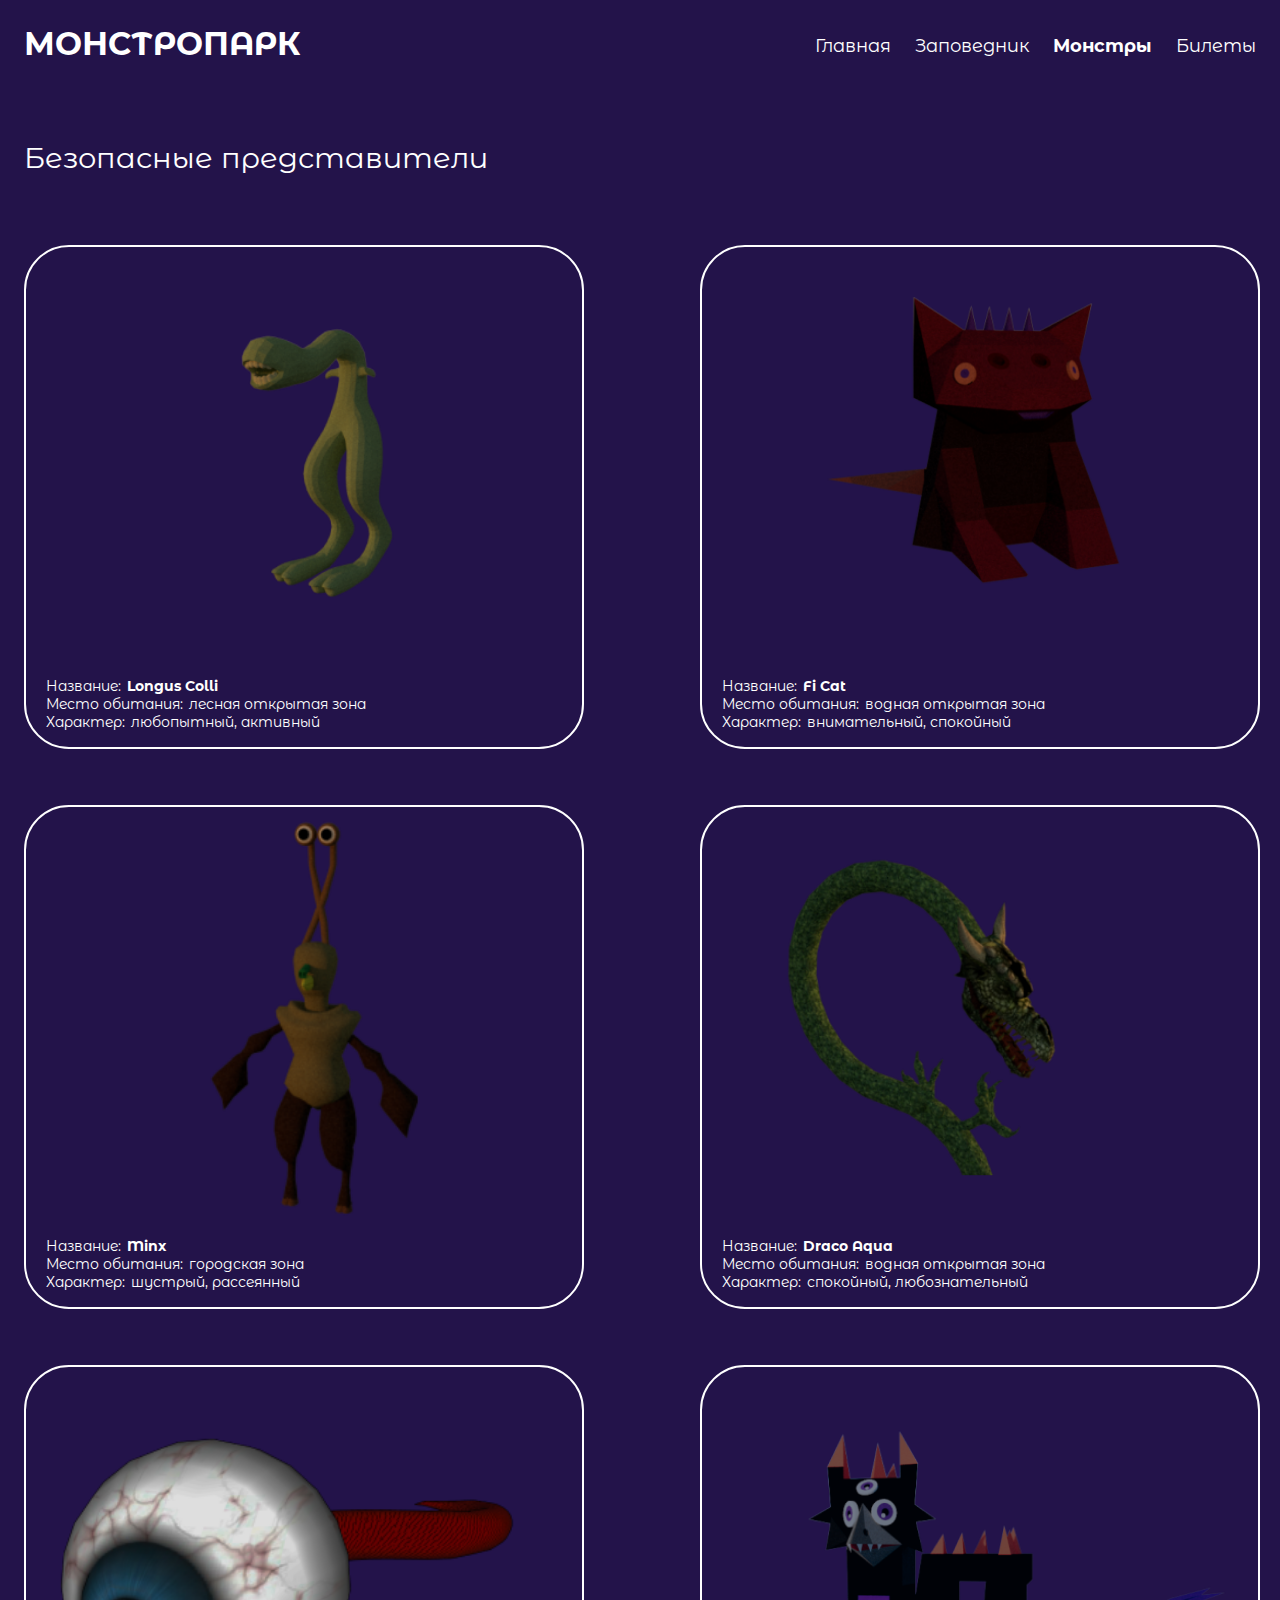
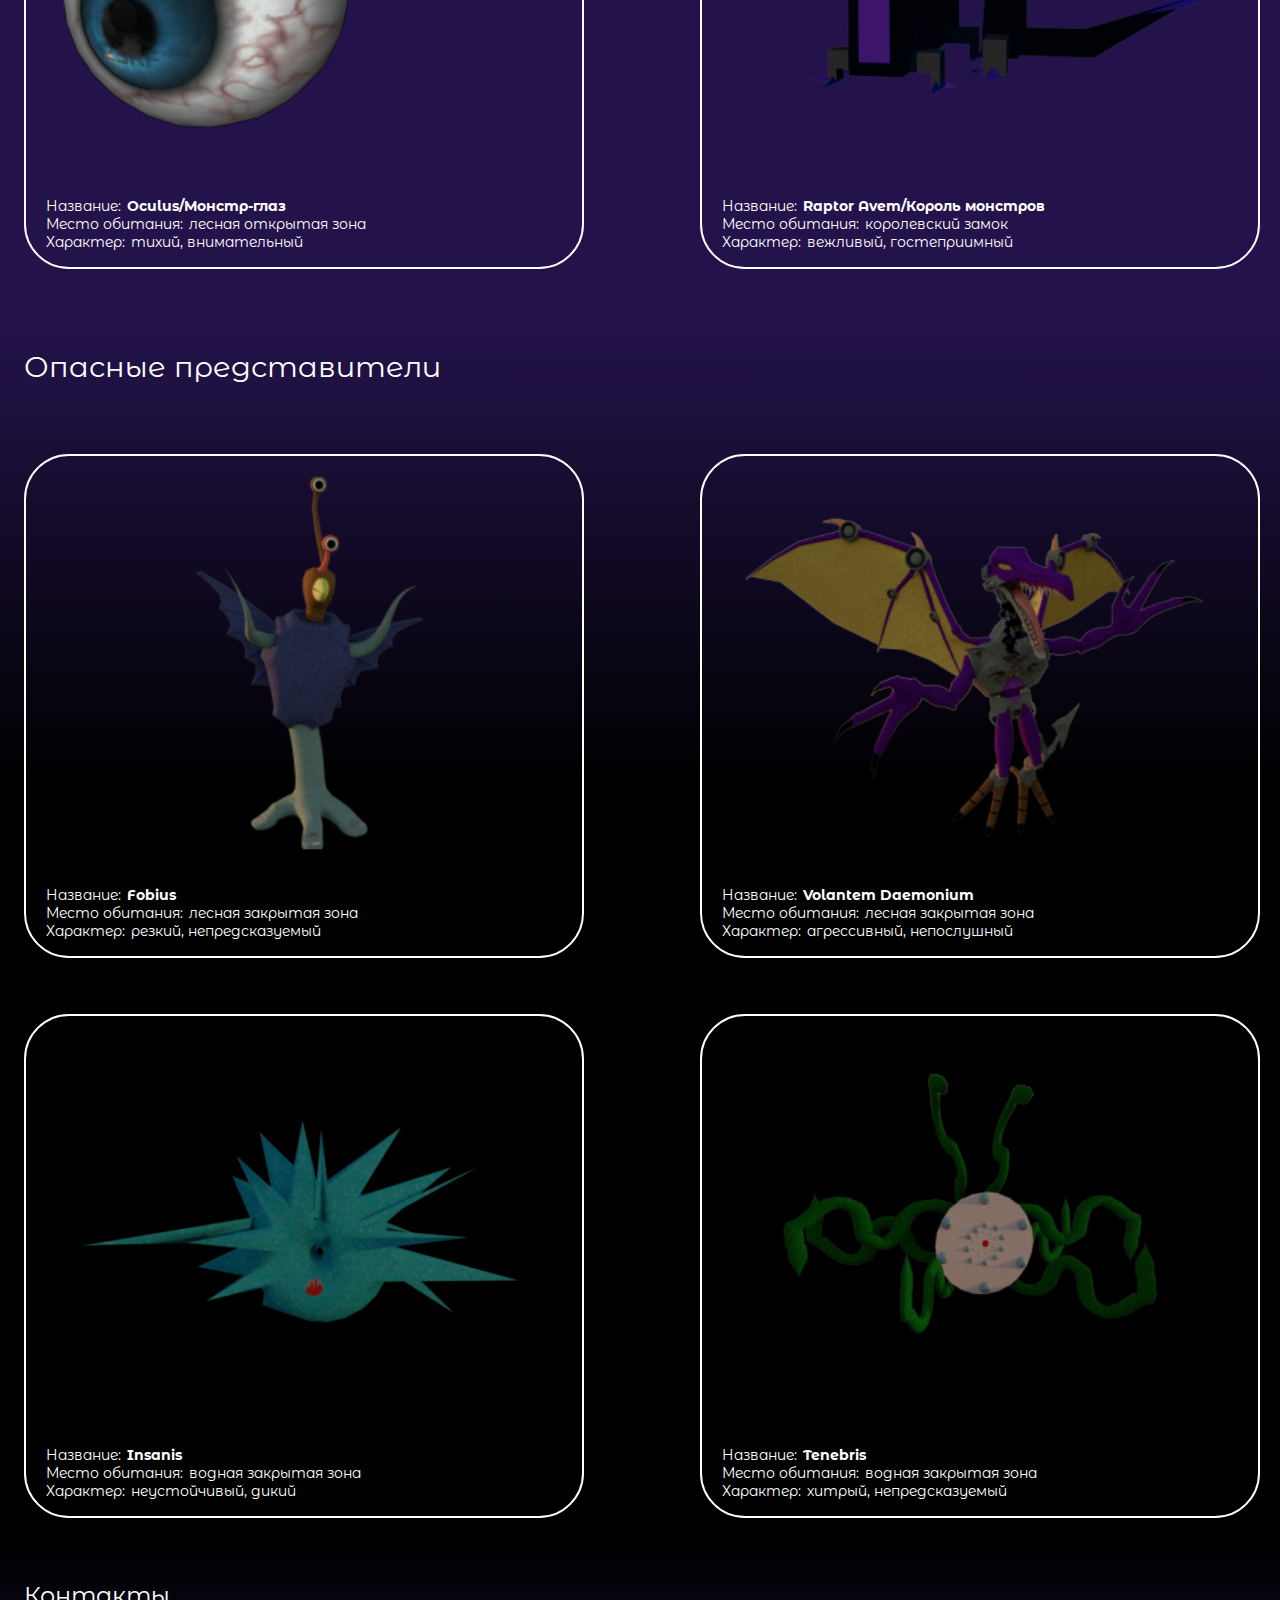
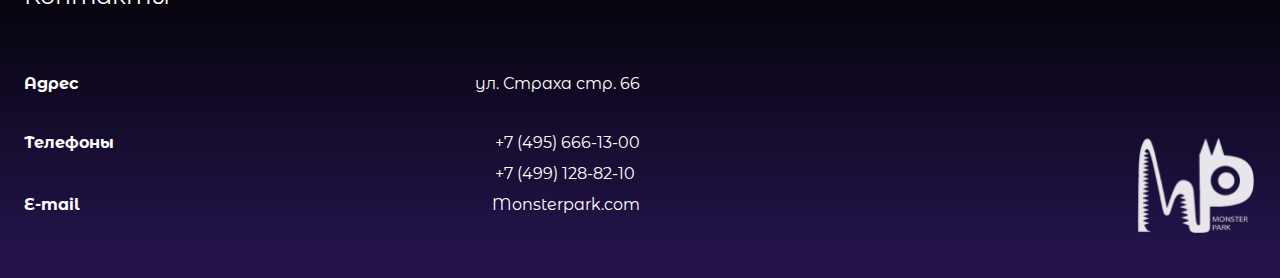
<file: monsters.html>
<!DOCTYPE html>
<html lang="en">

<head>
    <meta charset="UTF-8">
    <meta name="viewport" content="width=device-width, initial-scale=1.0">
    <link rel="stylesheet" href="./assets/styles/font.css">
    <link rel="stylesheet" href="./assets/styles/common.css">
    <link rel="stylesheet" href="./assets/styles/desktop.css">
    <link rel="stylesheet" href="./assets/styles/pad.css">
    <link rel="stylesheet" href="./assets/styles/phone.css">
    <title>Монстропарк - Монстры</title>
</head>

<body>
    <header class="page-header page-paddings">
        <div class="page-header__name">
            <h1 class="name">Монстропарк</h1>
        </div>
        <div class="page-menu">
            <div class="main-menu main-menu_large">
                <ul class="main-menu__list">
                    <li class="main-menu__item">
                        <a class="link main-menu__link" href="./index.html">Главная</a>
                    </li>
                    <li class="main-menu__item">
                        <a class="link main-menu__link" href="./reserves.html">Заповедник</a>
                    </li>
                    <li class="main-menu__item main-menu__item_active">
                        <a class="link main-menu__link" href="./monsters.html">Монстры</a>
                    </li>
                    <li class="main-menu__item">
                        <a class="link main-menu__link" href="./tickets.html">Билеты</a>
                    </li>
                </ul>
            </div>
            <div class="main-menu main-menu_phone">
                <div class="main-menu__container">
                    <button class="main-menu__button">
                        <div class="menu__icon"></div>
                    </button>
                </div>
                <ul class="main-menu__list main-menu__list_hidden">
                    <li class="main-menu__item">
                        <a class="link main-menu__link" href="./index.html">Главная</a>
                    </li>
                    <li class="main-menu__item">
                        <a class="link main-menu__link" href="./reserves.html">Заповедник</a>
                    </li>
                    <li class="main-menu__item main-menu__item_active">
                        <a class="link main-menu__link" href="./monsters.html">Монстры</a>
                    </li>
                    <li class="main-menu__item">
                        <a class="link main-menu__link" href="./tickets.html">Билеты</a>
                    </li>
                </ul>
            </div>
        </div>
    </header>
    <section class="section page-paddings section_rows">
        <h3 class="header_margin-bottom">Безопасные представители</h3>
        <div class="gallery gallery_monsters">
            <div class="gallery-card card">
                <div class="card__image card__image_1"></div>
                <div class="card__info">
                    <div class="card__info-row">
                        <div class="card__info-title">Название:</div>
                        <div class="card__info-description card__info-description_bold">Longus Colli</div>
                    </div>
                    <div class="card__info-row">
                        <div class="card__info-title">Место обитания:</div>
                        <div class="card__info-description">лесная открытая зона</div>
                    </div>
                    <div class="card__info-row">
                        <div class="card__info-title">Характер:</div>
                        <div class="card__info-description">любопытный, активный</div>
                    </div>
                </div>
            </div>
            <div class="gallery-card card">
                <div class="card__image card__image_2"></div>
                <div class="card__info">
                    <div class="card__info-row">
                        <div class="card__info-title">Название:</div>
                        <div class="card__info-description card__info-description_bold">Fi Cat</div>
                    </div>
                    <div class="card__info-row">
                        <div class="card__info-title">Место обитания:</div>
                        <div class="card__info-description">водная открытая зона</div>
                    </div>
                    <div class="card__info-row">
                        <div class="card__info-title">Характер:</div>
                        <div class="card__info-description">внимательный, спокойный</div>
                    </div>
                </div>
            </div>
            <div class="gallery-card card">
                <div class="card__image card__image_3"></div>
                <div class="card__info">
                    <div class="card__info-row">
                        <div class="card__info-title">Название:</div>
                        <div class="card__info-description card__info-description_bold">Minx</div>
                    </div>
                    <div class="card__info-row">
                        <div class="card__info-title">Место обитания:</div>
                        <div class="card__info-description">городская зона</div>
                    </div>
                    <div class="card__info-row">
                        <div class="card__info-title">Характер:</div>
                        <div class="card__info-description">шустрый, рассеянный</div>
                    </div>
                </div>
            </div>
            <div class="gallery-card card">
                <div class="card__image card__image_4"></div>
                <div class="card__info">
                    <div class="card__info-row">
                        <div class="card__info-title">Название:</div>
                        <div class="card__info-description card__info-description_bold">Draco Aqua</div>
                    </div>
                    <div class="card__info-row">
                        <div class="card__info-title">Место обитания:</div>
                        <div class="card__info-description">водная открытая зона</div>
                    </div>
                    <div class="card__info-row">
                        <div class="card__info-title">Характер:</div>
                        <div class="card__info-description">спокойный, любознательный</div>
                    </div>
                </div>
            </div>
            <div class="gallery-card card">
                <div class="card__image card__image_5"></div>
                <div class="card__info">
                    <div class="card__info-row">
                        <div class="card__info-title">Название:</div>
                        <div class="card__info-description card__info-description_bold">Oculus/Монстр-глаз</div>
                    </div>
                    <div class="card__info-row">
                        <div class="card__info-title">Место обитания:</div>
                        <div class="card__info-description">лесная открытая зона</div>
                    </div>
                    <div class="card__info-row">
                        <div class="card__info-title">Характер:</div>
                        <div class="card__info-description">тихий, внимательный</div>
                    </div>
                </div>
            </div>
            <div class="gallery-card card">
                <div class="card__image card__image_6"></div>
                <div class="card__info">
                    <div class="card__info-row">
                        <div class="card__info-title">Название:</div>
                        <div class="card__info-description card__info-description_bold">Raptor Avem/Король монстров</div>
                    </div>
                    <div class="card__info-row">
                        <div class="card__info-title">Место обитания:</div>
                        <div class="card__info-description">королевский замок</div>
                    </div>
                    <div class="card__info-row">
                        <div class="card__info-title">Характер:</div>
                        <div class="card__info-description">вежливый, гостеприимный</div>
                    </div>
                </div>
            </div>
        </div>
    </section>
    <section class="section page-paddings section_black section_rows">
        <h3 class="header_margin-bottom">Опасные представители</h3>
        <div class="gallery gallery_monsters">
            <div class="gallery-card card">
                <div class="card__image card__image_7"></div>
                <div class="card__info">
                    <div class="card__info-row">
                        <div class="card__info-title">Название:</div>
                        <div class="card__info-description card__info-description_bold">Fobius</div>
                    </div>
                    <div class="card__info-row">
                        <div class="card__info-title">Место обитания:</div>
                        <div class="card__info-description">лесная закрытая зона</div>
                    </div>
                    <div class="card__info-row">
                        <div class="card__info-title">Характер:</div>
                        <div class="card__info-description">резкий, непредсказуемый</div>
                    </div>
                </div>
            </div>
            <div class="gallery-card card">
                <div class="card__image card__image_8"></div>
                <div class="card__info">
                    <div class="card__info-row">
                        <div class="card__info-title">Название:</div>
                        <div class="card__info-description card__info-description_bold">Volantem Daemonium</div>
                    </div>
                    <div class="card__info-row">
                        <div class="card__info-title">Место обитания:</div>
                        <div class="card__info-description">лесная закрытая зона</div>
                    </div>
                    <div class="card__info-row">
                        <div class="card__info-title">Характер:</div>
                        <div class="card__info-description">агрессивный, непослушный</div>
                    </div>
                </div>
            </div>
            <div class="gallery-card card">
                <div class="card__image card__image_9"></div>
                <div class="card__info">
                    <div class="card__info-row">
                        <div class="card__info-title">Название:</div>
                        <div class="card__info-description card__info-description_bold">Insanis</div>
                    </div>
                    <div class="card__info-row">
                        <div class="card__info-title">Место обитания:</div>
                        <div class="card__info-description">водная закрытая зона</div>
                    </div>
                    <div class="card__info-row">
                        <div class="card__info-title">Характер:</div>
                        <div class="card__info-description">неустойчивый, дикий</div>
                    </div>
                </div>
            </div>
            <div class="gallery-card card">
                <div class="card__image card__image_10"></div>
                <div class="card__info">
                    <div class="card__info-row">
                        <div class="card__info-title">Название:</div>
                        <div class="card__info-description card__info-description_bold">Tenebris </div>
                    </div>
                    <div class="card__info-row">
                        <div class="card__info-title">Место обитания:</div>
                        <div class="card__info-description">водная закрытая зона</div>
                    </div>
                    <div class="card__info-row">
                        <div class="card__info-title">Характер:</div>
                        <div class="card__info-description">хитрый, непредсказуемый</div>
                    </div>
                </div>
            </div>
        </div>
    </section>
    <footer class="page-footer page-paddings">
        <h2>Контакты</h2>
        <div class="footer-content">
            <div class="footer__contacts contacts">
                <div class="contacts__row">
                    <div class="contacts__cell contacts__title">Адрес</div>
                    <div class="contacts__cell contacts__info">ул. Страха стр. 66</div>
                </div>
                <div class="contacts__row">
                    <div class="contacts__cell contacts__title">Телефоны</div>
                    <div class="contacts__cell contacts__info">
                        <p class="contacts__text">+7 (495) 666-13-00 </p>
                        <p class="contacts__text">+7 (499) 128-82-10</p>
                    </div>
                </div>
                <div class="contacts__row">
                    <div class="contacts__cell contacts__title">E-mail</div>
                    <div class="contacts__cell contacts__info">Monsterpark.com</div>
                </div>
            </div>
            <div class="footer__logo">
                <div class="logo"></div>
            </div>
        </div>
    </footer>
    <script src="./assets/js/index.js"></script>
</body>

</html>
</file>
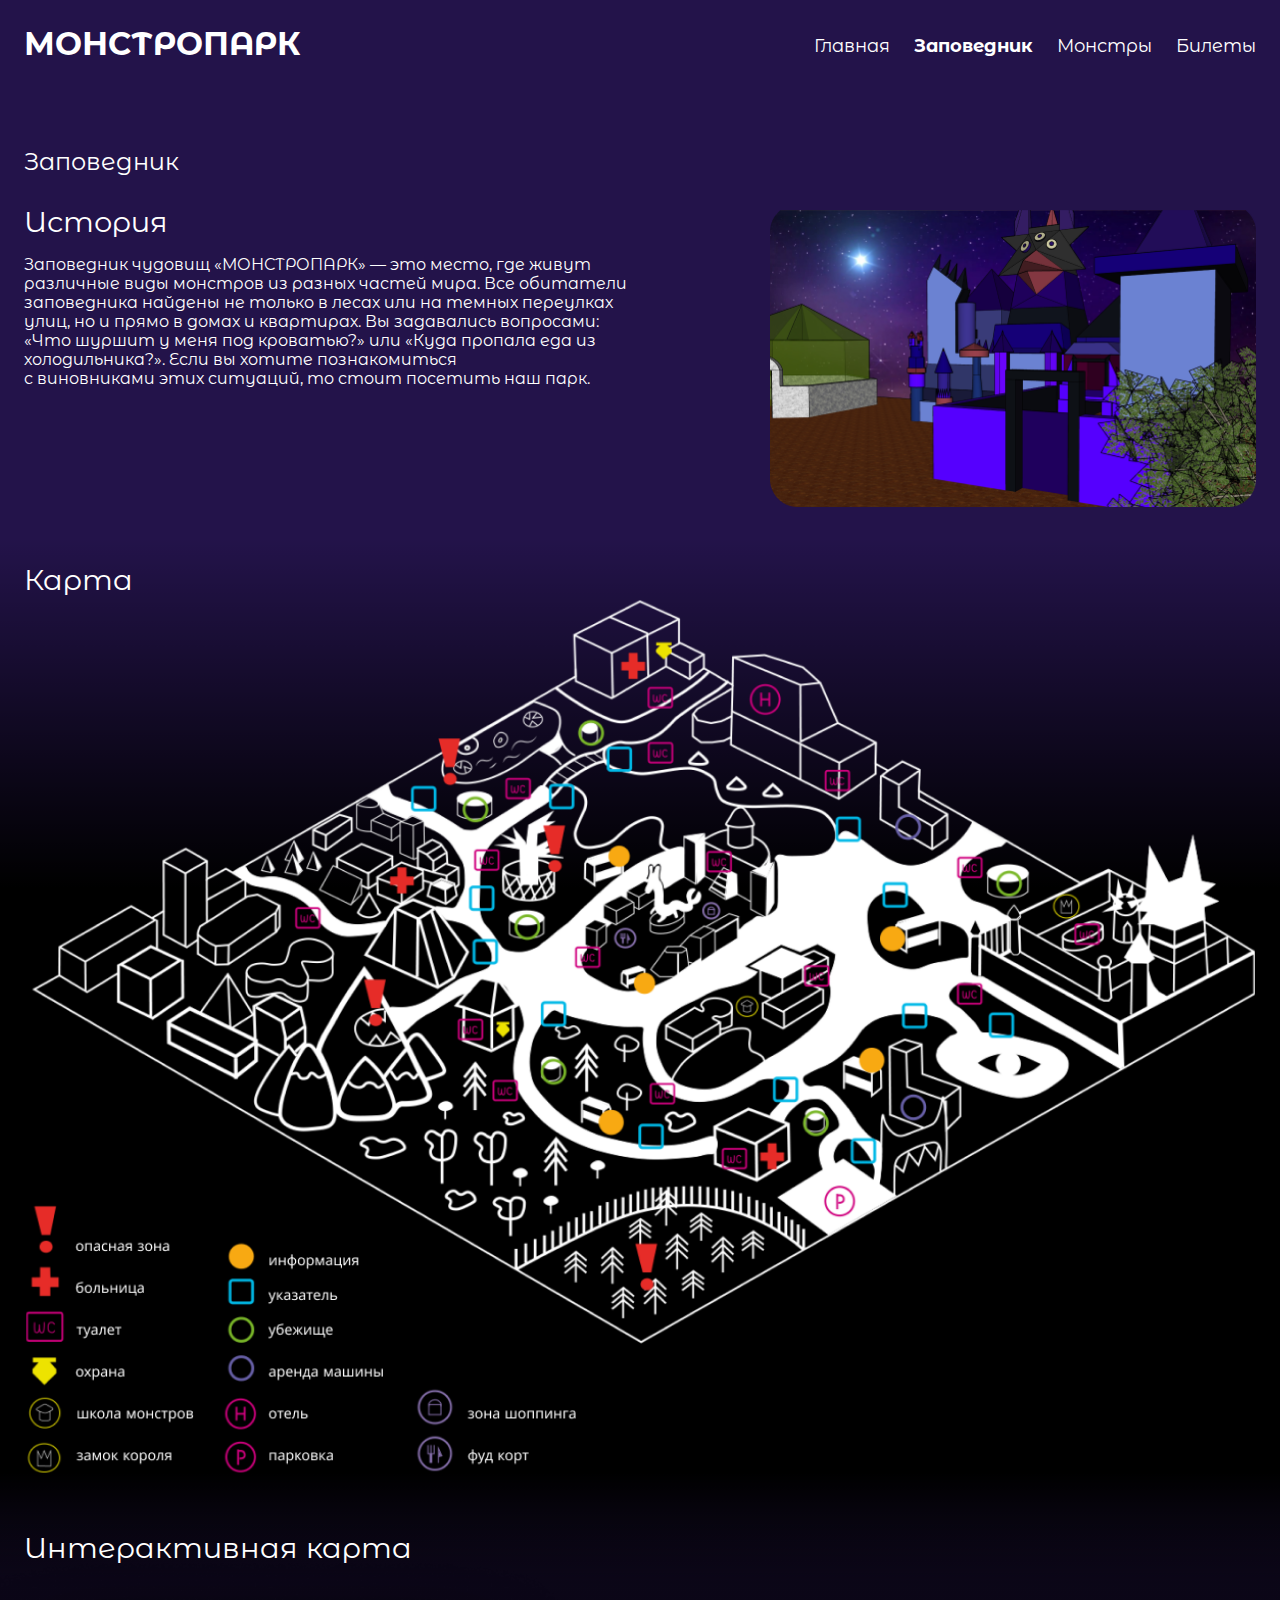
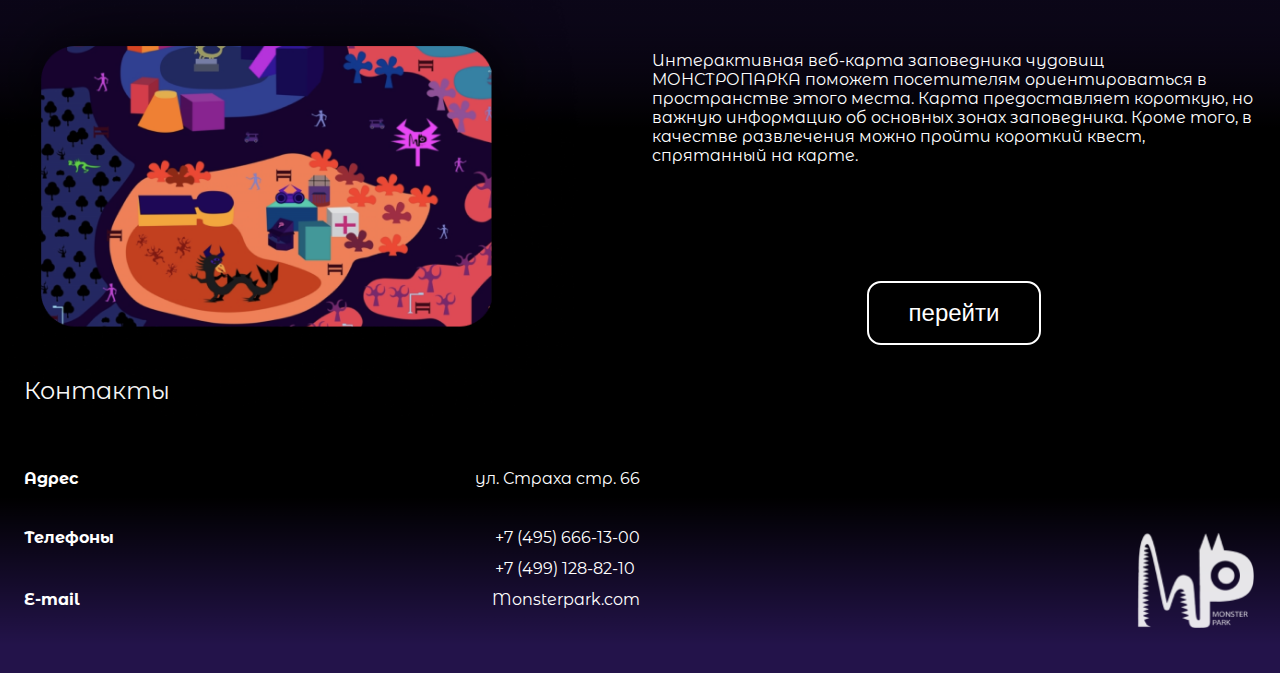
<file: reserves.html>
<!DOCTYPE html>
<html lang="en">

<head>
    <meta charset="UTF-8">
    <meta name="viewport" content="width=device-width, initial-scale=1.0">
    <link rel="stylesheet" href="./assets/styles/font.css">
    <link rel="stylesheet" href="./assets/styles/common.css">
    <link rel="stylesheet" href="./assets/styles/desktop.css">
    <link rel="stylesheet" href="./assets/styles/pad.css">
    <link rel="stylesheet" href="./assets/styles/phone.css">
    <title>Монстропарк - Заповедник</title>
</head>

<body>
    <header class="page-header page-paddings">
        <div class="page-header__name">
            <h1 class="name">Монстропарк</h1>
        </div>
        <div class="page-menu">
            <div class="main-menu main-menu_large">
                <ul class="main-menu__list">
                    <li class="main-menu__item">
                        <a class="link main-menu__link" href="./index.html">Главная</a>
                    </li>
                    <li class="main-menu__item">
                        <a class="link main-menu__link main-menu__item_active" href="./reserves.html">Заповедник</a>
                    </li>
                    <li class="main-menu__item">
                        <a class="link main-menu__link" href="./monsters.html">Монстры</a>
                    </li>
                    <li class="main-menu__item">
                        <a class="link main-menu__link" href="./tickets.html">Билеты</a>
                    </li>
                </ul>
            </div>
            <div class="main-menu main-menu_phone">
                <div class="main-menu__container">
                    <button class="main-menu__button">
                        <div class="menu__icon"></div>
                    </button>
                </div>
                <ul class="main-menu__list main-menu__list_hidden">
                    <li class="main-menu__item">
                        <a class="link main-menu__link" href="./index.html">Главная</a>
                    </li>
                    <li class="main-menu__item main-menu__item_active">
                        <a class="link main-menu__link" href="./reserves.html">Заповедник</a>
                    </li>
                    <li class="main-menu__item">
                        <a class="link main-menu__link" href="./monsters.html">Монстры</a>
                    </li>
                    <li class="main-menu__item">
                        <a class="link main-menu__link" href="./tickets.html">Билеты</a>
                    </li>
                </ul>
            </div>
        </div>
    </header>
    <main class="page-content">
        <section class="section page-paddings section_rows">
            <h2>Заповедник</h2>
            <div class="informer">
                <div class="informer__column informer__column_top">
                    <h3>История</h3>
                    <div class="informer__container">
                        <p class="informer__text">
                            Заповедник чудовищ «МОНСТРОПАРК» — это место, где живут различные виды монстров из разных частей мира. Все обитатели заповедника найдены не только в лесах или на темных переулках улиц, но и прямо в домах и квартирах. Вы задавались вопросами: «Что шуршит
                            у меня под кроватью?» или «Куда пропала еда из холодильника?». Если вы хотите познакомиться </br> с виновниками этих ситуаций, то стоит посетить наш парк.
                        </p>
                    </div>
                </div>
                <div class="informer__column informer__column_right">
                    <div class="informer__image reserve-history-card"></div>
                </div>
            </div>
        </section>
        <section class="section page-paddings section_rows section_black">
            <h3 class="header_margin-bottom">Карта</h3>
            <div class="reserve-big-map"></div>
        </section>
        <section class="section section_margin-top page-paddings section_rows section_black">
            <h3 class="header_margin-bottom">Интерактивная карта</h3>
            <div class="informer">
                <div class="informer__column informer__column_left">
                    <div class="informer__image reserve-map-card"></div>
                </div>
                <div class="informer__column">
                    <div class="informer__container">
                        <p class="informer__text">
                            Интерактивная веб-карта заповедника чудовищ МОНСТРОПАРКА поможет посетителям ориентироваться в пространстве этого места. Карта предоставляет короткую, но важную информацию об основных зонах заповедника. Кроме того, в качестве развлечения можно пройти
                            короткий квест, спрятанный на карте.
                        </p>
                    </div>
                    <div class="informer__container button-container">
                        <button class="button" onclick="location.href='https://vitalia888.github.io/map/'">Перейти</button>
                    </div>
                </div>
            </div>
        </section>
    </main>
    <footer class="page-footer page-paddings">
        <h2>Контакты</h2>
        <div class="footer-content">
            <div class="footer__contacts contacts">
                <div class="contacts__row">
                    <div class="contacts__cell contacts__title">Адрес</div>
                    <div class="contacts__cell contacts__info">ул. Страха стр. 66</div>
                </div>
                <div class="contacts__row">
                    <div class="contacts__cell contacts__title">Телефоны</div>
                    <div class="contacts__cell contacts__info">
                        <p class="contacts__text">+7 (495) 666-13-00 </p>
                        <p class="contacts__text">+7 (499) 128-82-10</p>
                    </div>
                </div>
                <div class="contacts__row">
                    <div class="contacts__cell contacts__title">E-mail</div>
                    <div class="contacts__cell contacts__info">Monsterpark.com</div>
                </div>
            </div>
            <div class="footer__logo">
                <div class="logo"></div>
            </div>
        </div>
    </footer>
    <script src="./assets/js/index.js"></script>
</body>

</html>
</file>
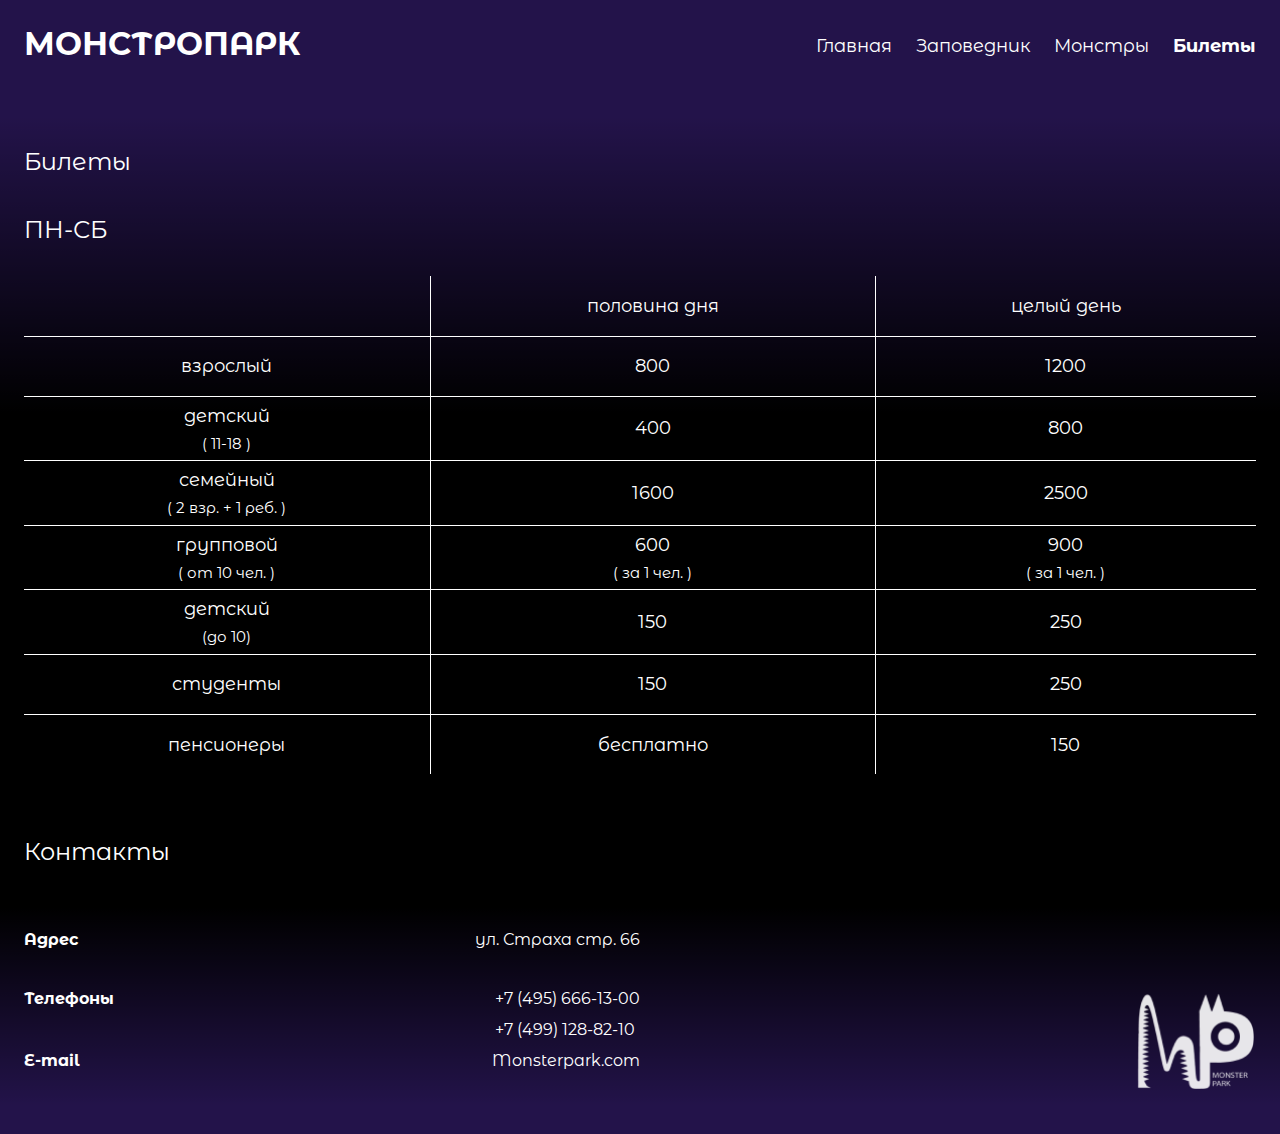
<file: tickets.html>
<!DOCTYPE html>
<html lang="en">

<head>
    <meta charset="UTF-8">
    <meta name="viewport" content="width=device-width, initial-scale=1.0">
    <link rel="stylesheet" href="./assets/styles/font.css">
    <link rel="stylesheet" href="./assets/styles/common.css">
    <link rel="stylesheet" href="./assets/styles/desktop.css">
    <link rel="stylesheet" href="./assets/styles/pad.css">
    <link rel="stylesheet" href="./assets/styles/phone.css">
    <title>Монстропарк - Билеты</title>
</head>

<body>
    <header class="page-header page-paddings">
        <div class="page-header__name">
            <h1 class="name">Монстропарк</h1>
        </div>
        <div class="page-menu">
            <div class="main-menu main-menu_large">
                <ul class="main-menu__list">
                    <li class="main-menu__item">
                        <a class="link main-menu__link" href="./index.html">Главная</a>
                    </li>
                    <li class="main-menu__item">
                        <a class="link main-menu__link" href="./reserves.html">Заповедник</a>
                    </li>
                    <li class="main-menu__item">
                        <a class="link main-menu__link" href="./monsters.html">Монстры</a>
                    </li>
                    <li class="main-menu__item main-menu__item_active">
                        <a class="link main-menu__link" href="./tickets.html">Билеты</a>
                    </li>
                </ul>
            </div>
            <div class="main-menu main-menu_phone">
                <div class="main-menu__container">
                    <button class="main-menu__button">
                        <div class="menu__icon"></div>
                    </button>
                </div>
                <ul class="main-menu__list main-menu__list_hidden">
                    <li class="main-menu__item">
                        <a class="link main-menu__link" href="./index.html">Главная</a>
                    </li>
                    <li class="main-menu__item">
                        <a class="link main-menu__link" href="./reserves.html">Заповедник</a>
                    </li>
                    <li class="main-menu__item">
                        <a class="link main-menu__link" href="./monsters.html">Монстры</a>
                    </li>
                    <li class="main-menu__item main-menu__item_active">
                        <a class="link main-menu__link" href="./tickets.html">Билеты</a>
                    </li>
                </ul>
            </div>
        </div>
    </header>
    <section class="section page-paddings section_black section_rows">
        <h2 class="header_margin-bottom">Билеты</h2>
        <h2 class="header_margin-bottom">ПН-СБ</h2>
        <table class="table_tickets">
            <tr>
                <td></td>
                <td>половина дня</td>
                <td>целый день</td>
            </tr>
            <tr>
                <td>взрослый</td>
                <td>800</td>
                <td>1200</td>
            </tr>
            <tr>
                <td>детский<br><sub>( 11-18 )</sub></td>
                <td>400</td>
                <td>800</td>
            </tr>
            <tr>
                <td>семейный<br><sub>( 2 взр. + 1 реб. )</sub></td>
                <td>1600</td>
                <td>2500</td>
            </tr>
            <tr>
                <td>групповой<br><sub>( от 10 чел. )</sub></td>
                <td>600<br><sub>( за 1 чел. )</sub></td>
                <td>900<br><sub>( за 1 чел. )</sub></td>
            </tr>
            <tr>
                <td>детский<br><sub>(до 10)</sub></td>
                <td>150</td>
                <td>250</td>
            </tr>
            <tr>
                <td>студенты</td>
                <td>150</td>
                <td>250</td>
            </tr>
            <tr>
                <td>пенсионеры</td>
                <td>бесплатно</td>
                <td>150</td>
            </tr>
        </table>
    </section>
    <footer class="page-footer page-paddings">
        <h2>Контакты</h2>
        <div class="footer-content">
            <div class="footer__contacts contacts">
                <div class="contacts__row">
                    <div class="contacts__cell contacts__title">Адрес</div>
                    <div class="contacts__cell contacts__info">ул. Страха стр. 66</div>
                </div>
                <div class="contacts__row">
                    <div class="contacts__cell contacts__title">Телефоны</div>
                    <div class="contacts__cell contacts__info">
                        <p class="contacts__text">+7 (495) 666-13-00 </p>
                        <p class="contacts__text">+7 (499) 128-82-10</p>
                    </div>
                </div>
                <div class="contacts__row">
                    <div class="contacts__cell contacts__title">E-mail</div>
                    <div class="contacts__cell contacts__info">Monsterpark.com</div>
                </div>
            </div>
            <div class="footer__logo">
                <div class="logo"></div>
            </div>
        </div>
    </footer>
    <script src="./assets/js/index.js"></script>
</body>

</html>
</file>
<file: assets/styles/font.css>
@font-face {
    font-family: 'Montserrat Alternates';
    src: url('../fonts/MontserratAlternates-SemiBoldItalic.eot');
    src: local('Montserrat Alternates SemiBold Italic'), local('MontserratAlternates-SemiBoldItalic'), url('../fonts/MontserratAlternates-SemiBoldItalic.eot?#iefix') format('embedded-opentype'), url('../fonts/MontserratAlternates-SemiBoldItalic.woff2') format('woff2'), url('../fonts/MontserratAlternates-SemiBoldItalic.woff') format('woff'), url('../fonts/MontserratAlternates-SemiBoldItalic.ttf') format('truetype');
    font-weight: 600;
    font-style: italic;
}

@font-face {
    font-family: 'Montserrat Alternates';
    src: url('../fonts/MontserratAlternates-Bold.eot');
    src: local('Montserrat Alternates Bold'), local('MontserratAlternates-Bold'), url('../fonts/MontserratAlternates-Bold.eot?#iefix') format('embedded-opentype'), url('../fonts/MontserratAlternates-Bold.woff2') format('woff2'), url('../fonts/MontserratAlternates-Bold.woff') format('woff'), url('../fonts/MontserratAlternates-Bold.ttf') format('truetype');
    font-weight: bold;
    font-style: normal;
}

@font-face {
    font-family: 'Montserrat Alternates';
    src: url('../fonts/MontserratAlternates-SemiBold.eot');
    src: local('Montserrat Alternates SemiBold'), local('MontserratAlternates-SemiBold'), url('../fonts/MontserratAlternates-SemiBold.eot?#iefix') format('embedded-opentype'), url('../fonts/MontserratAlternates-SemiBold.woff2') format('woff2'), url('../fonts/MontserratAlternates-SemiBold.woff') format('woff'), url('../fonts/MontserratAlternates-SemiBold.ttf') format('truetype');
    font-weight: 600;
    font-style: normal;
}

@font-face {
    font-family: 'Montserrat Alternates';
    src: url('../fonts/MontserratAlternates-Light.eot');
    src: local('Montserrat Alternates Light'), local('MontserratAlternates-Light'), url('../fonts/MontserratAlternates-Light.eot?#iefix') format('embedded-opentype'), url('../fonts/MontserratAlternates-Light.woff2') format('woff2'), url('../fonts/MontserratAlternates-Light.woff') format('woff'), url('../fonts/MontserratAlternates-Light.ttf') format('truetype');
    font-weight: 300;
    font-style: normal;
}

@font-face {
    font-family: 'Montserrat Alternates';
    src: url('../fonts/MontserratAlternates-Black.eot');
    src: local('Montserrat Alternates Black'), local('MontserratAlternates-Black'), url('../fonts/MontserratAlternates-Black.eot?#iefix') format('embedded-opentype'), url('../fonts/MontserratAlternates-Black.woff2') format('woff2'), url('../fonts/MontserratAlternates-Black.woff') format('woff'), url('../fonts/MontserratAlternates-Black.ttf') format('truetype');
    font-weight: 900;
    font-style: normal;
}

@font-face {
    font-family: 'Montserrat Alternates';
    src: url('../fonts/MontserratAlternates-BoldItalic.eot');
    src: local('Montserrat Alternates Bold Italic'), local('MontserratAlternates-BoldItalic'), url('../fonts/MontserratAlternates-BoldItalic.eot?#iefix') format('embedded-opentype'), url('../fonts/MontserratAlternates-BoldItalic.woff2') format('woff2'), url('../fonts/MontserratAlternates-BoldItalic.woff') format('woff'), url('../fonts/MontserratAlternates-BoldItalic.ttf') format('truetype');
    font-weight: bold;
    font-style: italic;
}

@font-face {
    font-family: 'Montserrat Alternates';
    src: url('../fonts/MontserratAlternates-Thin.eot');
    src: local('Montserrat Alternates Thin'), local('MontserratAlternates-Thin'), url('../fonts/MontserratAlternates-Thin.eot?#iefix') format('embedded-opentype'), url('../fonts/MontserratAlternates-Thin.woff2') format('woff2'), url('../fonts/MontserratAlternates-Thin.woff') format('woff'), url('../fonts/MontserratAlternates-Thin.ttf') format('truetype');
    font-weight: 100;
    font-style: normal;
}

@font-face {
    font-family: 'Montserrat Alternates';
    src: url('../fonts/MontserratAlternates-Regular.eot');
    src: local('Montserrat Alternates Regular'), local('MontserratAlternates-Regular'), url('../fonts/MontserratAlternates-Regular.eot?#iefix') format('embedded-opentype'), url('../fonts/MontserratAlternates-Regular.woff2') format('woff2'), url('../fonts/MontserratAlternates-Regular.woff') format('woff'), url('../fonts/MontserratAlternates-Regular.ttf') format('truetype');
    font-weight: normal;
    font-style: normal;
}

@font-face {
    font-family: 'Montserrat Alternates';
    src: url('../fonts/MontserratAlternates-Medium.eot');
    src: local('Montserrat Alternates Medium'), local('MontserratAlternates-Medium'), url('../fonts/MontserratAlternates-Medium.eot?#iefix') format('embedded-opentype'), url('../fonts/MontserratAlternates-Medium.woff2') format('woff2'), url('../fonts/MontserratAlternates-Medium.woff') format('woff'), url('../fonts/MontserratAlternates-Medium.ttf') format('truetype');
    font-weight: 500;
    font-style: normal;
}

@font-face {
    font-family: 'Montserrat Alternates';
    src: url('../fonts/MontserratAlternates-LightItalic.eot');
    src: local('Montserrat Alternates Light Italic'), local('MontserratAlternates-LightItalic'), url('../fonts/MontserratAlternates-LightItalic.eot?#iefix') format('embedded-opentype'), url('../fonts/MontserratAlternates-LightItalic.woff2') format('woff2'), url('../fonts/MontserratAlternates-LightItalic.woff') format('woff'), url('../fonts/MontserratAlternates-LightItalic.ttf') format('truetype');
    font-weight: 300;
    font-style: italic;
}

@font-face {
    font-family: 'Montserrat Alternates';
    src: url('../fonts/MontserratAlternates-ThinItalic.eot');
    src: local('Montserrat Alternates Thin Italic'), local('MontserratAlternates-ThinItalic'), url('../fonts/MontserratAlternates-ThinItalic.eot?#iefix') format('embedded-opentype'), url('../fonts/MontserratAlternates-ThinItalic.woff2') format('woff2'), url('../fonts/MontserratAlternates-ThinItalic.woff') format('woff'), url('../fonts/MontserratAlternates-ThinItalic.ttf') format('truetype');
    font-weight: 100;
    font-style: italic;
}

@font-face {
    font-family: 'Montserrat Alternates ExLight';
    src: url('../fonts/MontserratAlternates-ExtraLightItalic.eot');
    src: local('Montserrat Alternates ExtraLight Italic'), local('MontserratAlternates-ExtraLightItalic'), url('../fonts/MontserratAlternates-ExtraLightItalic.eot?#iefix') format('embedded-opentype'), url('../fonts/MontserratAlternates-ExtraLightItalic.woff2') format('woff2'), url('../fonts/MontserratAlternates-ExtraLightItalic.woff') format('woff'), url('../fonts/MontserratAlternates-ExtraLightItalic.ttf') format('truetype');
    font-weight: 200;
    font-style: italic;
}

@font-face {
    font-family: 'Montserrat Alternates ExLight';
    src: url('../fonts/MontserratAlternates-ExtraLight.eot');
    src: local('Montserrat Alternates ExtraLight'), local('MontserratAlternates-ExtraLight'), url('../fonts/MontserratAlternates-ExtraLight.eot?#iefix') format('embedded-opentype'), url('../fonts/MontserratAlternates-ExtraLight.woff2') format('woff2'), url('../fonts/MontserratAlternates-ExtraLight.woff') format('woff'), url('../fonts/MontserratAlternates-ExtraLight.ttf') format('truetype');
    font-weight: 200;
    font-style: normal;
}

@font-face {
    font-family: 'Montserrat Alternates';
    src: url('../fonts/MontserratAlternates-ExtraBold.eot');
    src: local('Montserrat Alternates ExtraBold'), local('MontserratAlternates-ExtraBold'), url('../fonts/MontserratAlternates-ExtraBold.eot?#iefix') format('embedded-opentype'), url('../fonts/MontserratAlternates-ExtraBold.woff2') format('woff2'), url('../fonts/MontserratAlternates-ExtraBold.woff') format('woff'), url('../fonts/MontserratAlternates-ExtraBold.ttf') format('truetype');
    font-weight: 800;
    font-style: normal;
}

@font-face {
    font-family: 'Montserrat Alternates';
    src: url('../fonts/MontserratAlternates-ExtraBoldItalic.eot');
    src: local('Montserrat Alternates ExtraBold Italic'), local('MontserratAlternates-ExtraBoldItalic'), url('../fonts/MontserratAlternates-ExtraBoldItalic.eot?#iefix') format('embedded-opentype'), url('../fonts/MontserratAlternates-ExtraBoldItalic.woff2') format('woff2'), url('../fonts/MontserratAlternates-ExtraBoldItalic.woff') format('woff'), url('../fonts/MontserratAlternates-ExtraBoldItalic.ttf') format('truetype');
    font-weight: 800;
    font-style: italic;
}

@font-face {
    font-family: 'Montserrat Alternates';
    src: url('../fonts/MontserratAlternates-MediumItalic.eot');
    src: local('Montserrat Alternates Medium Italic'), local('MontserratAlternates-MediumItalic'), url('../fonts/MontserratAlternates-MediumItalic.eot?#iefix') format('embedded-opentype'), url('../fonts/MontserratAlternates-MediumItalic.woff2') format('woff2'), url('../fonts/MontserratAlternates-MediumItalic.woff') format('woff'), url('../fonts/MontserratAlternates-MediumItalic.ttf') format('truetype');
    font-weight: 500;
    font-style: italic;
}

@font-face {
    font-family: 'Montserrat Alternates';
    src: url('../fonts/MontserratAlternates-BlackItalic.eot');
    src: local('Montserrat Alternates Black Italic'), local('MontserratAlternates-BlackItalic'), url('../fonts/MontserratAlternates-BlackItalic.eot?#iefix') format('embedded-opentype'), url('../fonts/MontserratAlternates-BlackItalic.woff2') format('woff2'), url('../fonts/MontserratAlternates-BlackItalic.woff') format('woff'), url('../fonts/MontserratAlternates-BlackItalic.ttf') format('truetype');
    font-weight: 900;
    font-style: italic;
}

@font-face {
    font-family: 'Montserrat Alternates';
    src: url('../fonts/MontserratAlternates-Italic.eot');
    src: local('Montserrat Alternates Italic'), local('MontserratAlternates-Italic'), url('../fonts/MontserratAlternates-Italic.eot?#iefix') format('embedded-opentype'), url('../fonts/MontserratAlternates-Italic.woff2') format('woff2'), url('../fonts/MontserratAlternates-Italic.woff') format('woff'), url('../fonts/MontserratAlternates-Italic.ttf') format('truetype');
    font-weight: normal;
    font-style: italic;
}
</file>
<file: assets/styles/common.css>
body,
html {
    padding: 0;
    margin: 0;
    background-color: rgb(35, 19, 74);
    color: #fff;
    font-family: 'Montserrat Alternates', sans-serif;
    font-style: normal;
    display: flex;
    height: 100%;
    flex-direction: column;
    justify-content: space-between;
}

h1 {
    font-weight: bold;
    font-size: 32px;
    line-height: 39px;
    text-transform: uppercase;
}

h2 {
    font-weight: normal;
    font-size: 36px;
    line-height: 44px;
    margin: 0 0 20px;
}

h3 {
    font-weight: normal;
    font-size: 29px;
    line-height: 35px;
    margin: 0;
}

h3.header_margin-bottom {
    margin-bottom: 70px;
}

h2.header_margin-bottom {
    margin-bottom: 24px;
}

.entertainment {
    width: 100%;
    height: 600px;
    min-height: 600px;
    background-color: #000;
}

.spotlight-container {
    background: url(../images/big.jpg) no-repeat center center;
    background-size: cover;
    height: 100%;
    width: 100%;
    cursor: none;
    position: relative;
}

.spotlight-container .spotlight {
    position: absolute;
    height: 100%;
    width: 100%;
    background-image: radial-gradient(rgba(0, 0, 0, 0.8), rgba(0, 0, 0, 0.8));
}

.page-header {
    display: flex;
    justify-content: space-between;
    padding: 24px 0 48px;
}

.page-content {
    display: flex;
    align-items: center;
    flex-direction: column;
}

.page-footer {
    padding: 24px 0;
}


/* sections */

.section {
    display: flex;
    padding: 24px 0;
    width: 100%;
    box-sizing: border-box;
}

.section_gallery {
    flex-direction: column;
}

.section_black {
    background: rgb(255, 255, 255);
    background: linear-gradient(0, rgba(255, 255, 255, 0) 0%, rgba(0, 0, 0, 1) 20%, rgba(0, 0, 0, 1) 51%, rgba(0, 0, 0, 1) 70%, rgba(255, 255, 255, 0) 100%);
    padding-bottom: 300px;
    margin-bottom: -300px;
}

.section_rows {
    flex-direction: column;
}

.section_margin-top {
    margin-top: 100px;
}


/* gallery */

.gallery {
    display: grid;
    grid-template-columns: repeat(3, 1fr);
    grid-gap: 20px;
    grid-auto-flow: dense;
    grid-auto-rows: 540px;
    padding: 36px 0;
}
.gallery_events {
  transform: scale(1.1);
  margin-top: 2%;
}
.gallery-card {
    height: 100%;
    margin: auto;
    display: flex;
    flex-direction: column;
}

.gallery-card_event.gallery-card:hover .image-card {
    transform: scale(1.05);
    box-shadow: 0 4px 10px rgba(0, 0, 0, 1);
}

.card__image {
    display: flex;
    justify-content: center;
    height: calc(100% - 40px);
}

.card__title {
    text-align: center;
}

.image-card {
    height: 100%;
    transition: all .2s ease-out;
}

.gallery_monsters {
    display: grid;
    grid-template-columns: repeat(2, 1fr);
    grid-gap: 60px 120px;
    grid-auto-flow: dense;
    grid-auto-rows: 500px;
    padding-top: 0;
}

.gallery_monsters .gallery-card {
    border: 2px solid #fff;
    border-radius: 45px;
    width: 100%;
}

.gallery_monsters .card__info {
    display: flex;
    flex-direction: column;
    width: 100%;
    padding: 20px 40px;
}

.gallery_monsters .card__info-row {
    display: flex;
}

.gallery_monsters .card__info-title {
    margin-right: 6px;
}

.gallery_monsters .card__info-description_bold {
    font-weight: bold;
}

.gallery_monsters .card__image_1 {
    background-image: url(../images/monsters/longus.png);
    background-size: contain;
    background-repeat: no-repeat;
    background-position: center;
    }
 .card__image_3 {
    background-image: url(../images/monsters/minx.png);
    background-size: contain;
    background-repeat: no-repeat;
    background-position: center;
}
.card__image_2 {
   background-image: url(../images/monsters/ficat.png);
   background-size: contain;
   background-repeat: no-repeat;
   background-position: center;
}
.card__image_4 {
   background-image: url(../images/monsters/draco.png);
   background-size: contain;
   background-repeat: no-repeat;
   background-position: center;
   transform: scale(1.3);
}
.card__image_5{
   background-image: url(../images/monsters/eye.png);
   background-size: contain;
   background-repeat: no-repeat;
   background-position: center;
}
.card__image_6{
   background-image: url(../images/monsters/кинг.png);
   background-size: contain;
   background-repeat: no-repeat;
   background-position: center;
}
.card__image_7{
   background-image: url(../images/monsters/fobius.png);
   background-size: contain;
   background-repeat: no-repeat;
   background-position: center;
   transform: scale(0.9);
}
.card__image_8{
   background-image: url(../images/monsters/fly.png);
   background-size: contain;
   background-repeat: no-repeat;
   background-position: center;
}
.card__image_9{
   background-image: url(../images/monsters/ew.png);
   background-size: contain;
   background-repeat: no-repeat;
   background-position: center;
}
.card__image_10{
   background-image: url(../images/monsters/cracen.png);
   background-size: contain;
   background-repeat: no-repeat;
   background-position: center;
}


/* informer */

.informer {
    display: flex;
}

.informer__column {
    display: flex;
    flex-direction: column;
    width: 50%;
    justify-content: space-between;
}

.informer__column_right {
    flex-direction: row;
    justify-content: flex-end;
    margin-left: 24px;
}

.informer__column_left {
    flex-direction: row;
    justify-content: flex-start;
    margin-right: 24px;
}

.informer__column_top {
    justify-content: flex-start;
}

.informer__container {
    display: flex;
    flex-direction: column;
}

.informer__image {
    background-size: contain;
    background-repeat: no-repeat;
    background-position: center top;
    height: 310px;
    width: 486px;
}

.reserve-card {
    background-image: url(../images/reserve_card.png);
}

.reserve-history-card {
    background-image: url(../images/reserve_history.png);
}

.hand-card {
    background-image: url(../images/hand.png);
}

.mountain-card {
    background-image: url(../images/mountain.png);
}

.reserve-map-card {
    background-image: url(../images/reserve_map.png);
    transform: scale(1.5);
}

.reserve-big-map {
    background-size: contain;
    background-repeat: no-repeat;
    background-position: center;
    padding-top: 60%;
    width: 100%;
    background-image: url(../images/big-map.png);
    transform: scale(1.18);
}


/* button */

.button {
    display: inline-block;
    text-transform: lowercase;
    border: 2px solid #FFFFFF;
    box-sizing: border-box;
    box-shadow: 0px 4px 100px rgba(0, 0, 0, 0.25);
    border-radius: 14px;
    padding: 16px 40px;
    font-size: 24px;
    background-color: transparent;
    color: #fff;
    outline: none;
    transition: transform .2s ease-out;
    cursor: url(./../images/hand1.png) 24 12, pointer;
}

.button:hover {
    transform: scale(1.05);
}

.button:active {
    transform: scale(.95);
}

.button-container {
    display: flex;
    justify-content: center;
    flex-direction: row;
}


/* name */

.header__name {
    display: flex;
    align-items: center;
    padding: 6px 12px;
}

.name {
    margin: 0;
    padding: 0;
}


/* menu */

.page-menu {
    display: flex;
    align-items: center;
    padding-left: 12px;
}

.main-menu {
    position: relative;
}

.main-menu_phone {
    display: none;
    height: 40px;
    position: fixed;
    top: 24px;
    right: 24px;
    background-color: rgb(35, 19, 74);
    border-radius: 6px;
    box-shadow: 0 3px 15px rgba(0, 0, 0, .9);
}

.main-menu__container {
    display: flex;
    z-index: 100;
}

.main-menu_phone .main-menu__list {
    position: fixed;
    text-align: center;
    display: flex;
    flex-direction: column;
    align-items: center;
    justify-content: center;
    top: 0;
    left: 0;
    right: 0;
    z-index: 90;
    height: 100%;
    opacity: 1;
    transition: .5s;
    transition-delay: .2s;
    overflow: hidden;
    background-color: rgb(35, 19, 74);
}

.main-menu_phone .main-menu__list_hidden {
    height: 0;
    opacity: 0;
}

.main-menu__button {
    display: flex;
    justify-content: center;
    background-color: transparent;
    color: #fff;
    border: none;
    width: 40px;
    outline: none;
}

.main-menu__button_close .menu__icon {
    background: transparent;
}

.main-menu__button_close .menu__icon::before,
.main-menu__button_close .menu__icon::after {
    top: 0;
}

.main-menu__button_close .menu__icon::after {
    transform: rotate(-45deg);
}

.main-menu__button_close .menu__icon::before {
    transform: rotate(45deg);
}

.menu__icon {
    display: block;
    position: relative;
    background: rgba(255, 255, 255, 1);
    width: 90%;
    height: 4px;
    transition: .4s;
    border-radius: 4px;
}

.menu__icon::after,
.menu__icon::before {
    content: "";
    display: block;
    position: absolute;
    background: rgba(255, 255, 255, 1);
    width: 100%;
    height: 4px;
    transition: .4s;
    border-radius: 4px;
}

.menu__icon::after {
    top: 8px;
}

.menu__icon::before {
    top: -8px;
}

.main-menu_large .main-menu__list {
    align-items: center;
}

.main-menu__list {
    display: flex;
    list-style: none;
    padding: 0;
    margin: 0;
}

.main-menu__item {
    margin: 0;
    padding: 6px 12px;
    font-size: 26px;
    line-height: 32px;
    transition: transform .2s ease-out, text-shadow .2s ease-out;
}

.main-menu__item:hover {
    transform: scale(.95);
    text-shadow: 0 0 5px rgba(0, 0, 0, 1), 0 0 10px rgba(255, 100, 100, 1);
}

.main-menu__item_active {
    font-weight: bold;
}

.main-menu__link,
.main-menu__link:hover {
    text-decoration: none;
    color: #fff;
    cursor: url(./../images/hand1.png) 24 12, pointer;
}


/* table tickets */

.table_tickets {
    width: 100%;
    border-collapse: collapse;
    margin-bottom: 32px;
}

.table_tickets td {
    height: 115px;
    box-sizing: border-box;
    border: 1px solid #fff;
    padding: 12px 24px;
    text-align: center;
    font-size: 24px;
}

.table_tickets tr:first-child td {
    border-top: none;
}

.table_tickets tr:last-child td {
    border-bottom: none;
}

.table_tickets td:first-child {
    border-left: none;
}

.table_tickets td:last-child {
    border-right: none;
}


/* footer */

.page-footer {
    margin-bottom: 40px;
}

.footer-content {
    display: flex;
    justify-content: space-between;
    align-items: flex-end;
    margin-top: 56px;
}

.logo {
    background-image: url(../images/logo.png);
    background-repeat: no-repeat;
    background-size: cover;
    height: 140px;
    width: 130px;
}

.footer__contacts {
    width: 50%;
}

.contacts {
    display: flex;
    flex-direction: column;
}

.contacts__row {
    display: flex;
    justify-content: space-between;
}

.contacts__title {
    text-align: left;
    padding-bottom: 40px;
    vertical-align: top;
    font-weight: bold;
}

.contacts__info {
    text-align: left;
    vertical-align: top;
}

.contacts__text {
    margin: 0;
    padding-bottom: 12px;
}
</file>
<file: assets/styles/desktop.css>
@media screen and (min-width: 1367px) {
    .page-paddings {
        padding-left: 115px;
        padding-right: 115px;
    }
    .main-menu_large .main-menu__list {
        margin-right: -12px;
    }
}

@media screen and (min-width: 1440px) {
    .entertainment {
        height: 700px;
        min-height: 700px;
    }
}
</file>
<file: assets/styles/pad.css>
@media screen and (max-width: 1366px) {
    .entertainment {
        height: 500px;
        min-height: 500px;
    }
    h2 {
        font-size: 24px;
    }
    .page-paddings {
        padding-left: 24px;
        padding-right: 24px;
    }
    .main-menu_large .main-menu__list {
        margin-right: -12px;
    }
    .gallery_events {
        grid-template-columns: 1fr 1fr;
        grid-auto-rows: 300px;
    }
    .gallery_monsters .card__info {
        padding: 16px 20px;
        font-size: 14px;
    }
    .main-menu__item {
        font-size: 18px;
    }
    .table_tickets td {
        height: 60px;
        padding: 8px 12px;
        font-size: 18px;
    }
}

@media screen and (max-width: 1024px) {
    .gallery_monsters {
        grid-template-columns: 1fr;
        grid-auto-rows: 300px;
    }
    .main-menu_large {
        display: none;
    }
    .main-menu_phone {
        display: flex;
    }
}
</file>
<file: assets/styles/phone.css>
@media screen and (max-width: 600px) {
    h2 {
        font-size: 24px;
    }
    .entertainment {
        height: 300px;
        min-height: 300px;
    }
    .page-paddings {
        padding-left: 24px;
        padding-right: 24px;
    }
    .main-menu_large {
        display: none;
    }
    .section_margin-top {
        margin-top: 40px;
    }
    .gallery {
        grid-template-columns: 1fr;
    }
    .informer {
        flex-direction: column;
    }
    .informer__column {
        width: 100%;
        padding: 12px 0;
        box-sizing: border-box;
    }
    .informer__column_right {
        margin-left: 0;
    }
    .informer__image {
        height: 170px;
        width: 100%;
    }
    .gallery_monsters .gallery-card {
        border-radius: 12px;
    }
    .gallery_monsters .card__info {
        padding: 6px 12px;
    }
    .table_tickets td {
        height: 40px;
        padding: 4px 6px;
        font-size: 14px;
    }
    .button {
        font-size: 18px;
        padding: 12px 24px;
    }
    .page-footer {
        margin-bottom: 0;
    }
    .footer-content {
        flex-direction: column;
    }
    .footer__contacts {
        width: 100%;
    }
}
</file>
